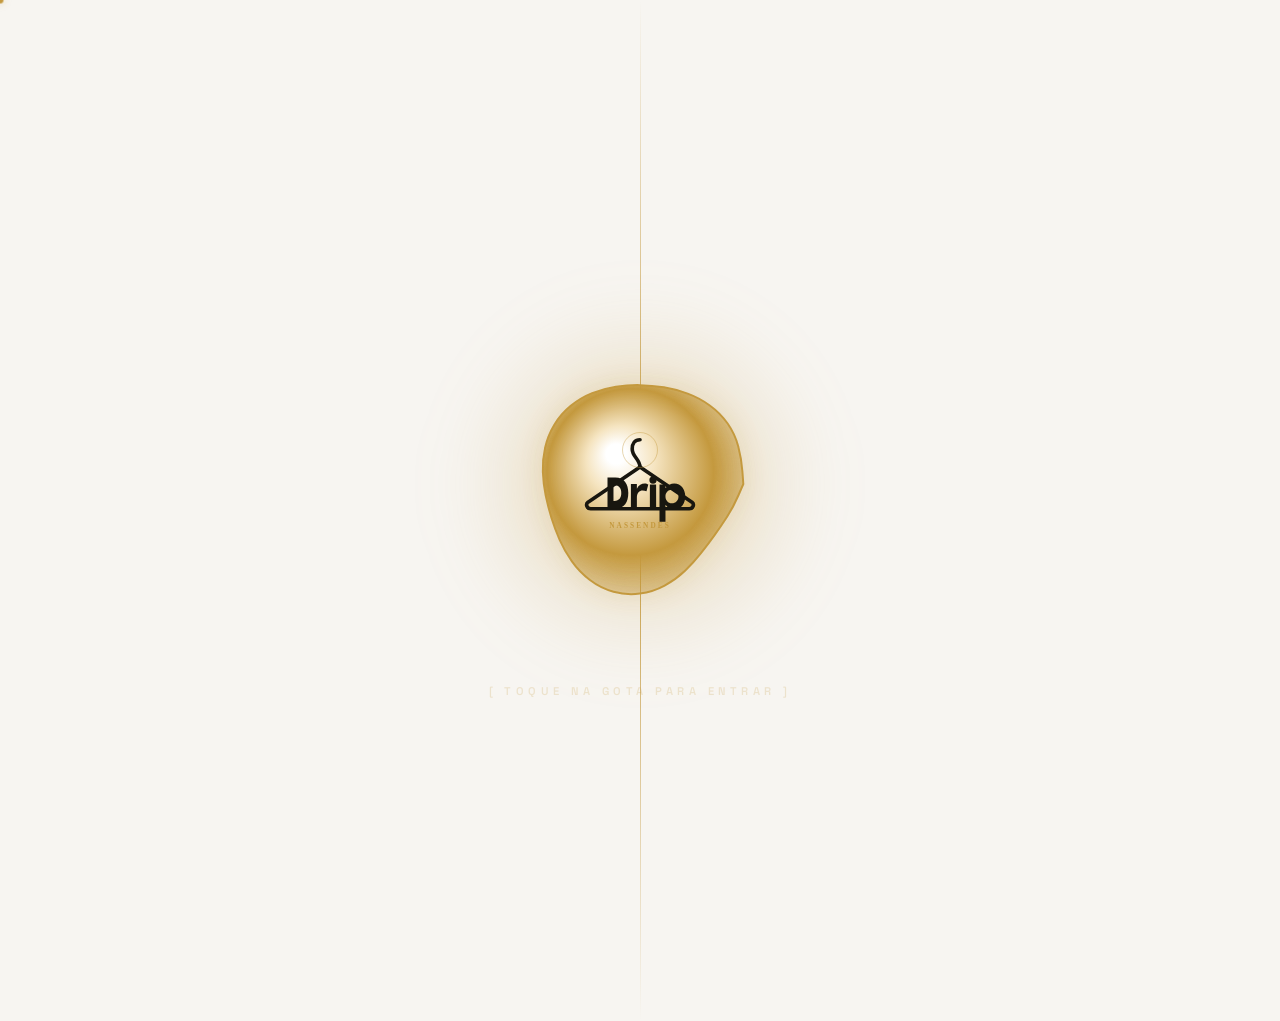
<file: index.html>
<!DOCTYPE html>
<html lang="pt">
<head>
  <meta charset="UTF-8" />
  <meta name="viewport" content="width=device-width, initial-scale=1.0" />
  <title>Drip Nassendes — Old Money & Luxury Fashion · Luanda</title>
  <meta name="description" content="Drip Nassendes — Alta costura e streetwear de luxo em Luanda, Angola. Peças inspiradas em Prada, Loro Piana, Lacoste e Polo Ralph Lauren. WhatsApp: 958 438 590." />
  <meta property="og:title" content="Drip Nassendes — Luxury Fashion Luanda" />
  <meta property="og:description" content="Catálogo de vídeos exclusivos. Peças de luxo com entrega em Angola." />
  <link rel="icon" type="image/svg+xml" href="assets/logo.svg" />
  <link rel="stylesheet" href="css/resn.css" />
</head>
<body>

  <!-- Cursor (desktop) -->
  <div class="resn-cursor-dot"></div>
  <div class="resn-cursor-ring"></div>

  <!-- Ambient -->
  <div class="resn-ambient-fx"></div>
  <div class="resn-grid-lines"></div>

  <!-- ========================================================
       SPLASH — GOTA LÍQUIDA DRIP
       ======================================================== -->
  <section id="resn-splash-stage" class="resn-splash-stage" aria-label="Clique para entrar">
    <div class="resn-fluid-canvas-container">
      <div class="resn-drip-halo"></div>
      <canvas id="liquid-drip-canvas"></canvas>
      <img src="assets/logo.svg" class="resn-drip-center-logo" alt="Logo Drip Nassendes" />
    </div>
    <div class="resn-splash-hint">[ TOQUE NA GOTA PARA ENTRAR ]</div>
  </section>

  <!-- ========================================================
       HEADER
       ======================================================== -->
  <header class="resn-header">
    <a href="index.html" class="resn-brand-wrap">
      <img src="assets/logo.svg" class="resn-logo-icon" alt="Logo Drip Nassendes" />
      <div class="resn-brand-text">
        <span class="resn-brand-name">Drip Nassendes</span>
        <span class="resn-brand-meta">Luanda, Angola // Old Money</span>
      </div>
    </a>

    <nav aria-label="Navegação principal">
      <ul class="resn-nav-list">
        <li><a href="index.html"    class="resn-nav-item active">01 Início</a></li>
        <li><a href="catalogo.html" class="resn-nav-item">02 Catálogo</a></li>
        <li><a href="tiktok.html"   class="resn-nav-item">03 Redes Sociais</a></li>
      </ul>
    </nav>

    <div class="resn-header-meta">
      <button id="sound-toggle-btn" class="resn-sound-btn" type="button" title="Ativar/Desativar Som">
        <div class="sound-wave-bars">
          <span class="sound-bar"></span>
          <span class="sound-bar"></span>
          <span class="sound-bar"></span>
        </div>
        <span>AUDIO [ ON ]</span>
      </button>

      <a href="https://wa.me/244958438590?text=Ol%C3%A1%20Drip%20Nassendes!%20Estou%20a%20ver%20o%20site%20e%20gostaria%20de%20consultar%20as%20pe%C3%A7as." target="_blank" rel="noopener" class="btn-resn-ghost" style="padding: 0.5rem 1.2rem; font-size: 0.72rem;">
        WhatsApp
      </a>
    </div>

    <!-- Mobile Hamburger -->
    <button class="resn-mobile-menu-btn" aria-label="Menu" type="button">
      <span></span><span></span><span></span>
    </button>
  </header>

  <!-- Mobile Nav Drawer -->
  <nav class="resn-mobile-nav" aria-label="Menu mobile">
    <a href="index.html">01 Início</a>
    <a href="catalogo.html">02 Catálogo</a>
    <a href="tiktok.html">03 Redes</a>
    <a href="https://wa.me/244958438590" target="_blank" rel="noopener" style="color: #c4993e;">WhatsApp ↗</a>
  </nav>

  <!-- ========================================================
       HERO PRINCIPAL
       ======================================================== -->
  <main class="resn-main-viewport">

    <div class="resn-hero-meta-row">
      <span>[ DRIP NASSENDES DIGITAL ]</span>
      <span>LUANDA, AO // TIMELESS LUXURY</span>
      <span>[ 42.2K COMMUNITY ]</span>
    </div>

    <h1 class="resn-hero-giant-title">
      <span class="title-line"><span class="title-inner">DRIP</span></span>
      <span class="title-line"><span class="title-inner"><em>Nassendes</em></span></span>
    </h1>

    <!-- Marquee animado -->
    <div class="resn-marquee-wrap" aria-hidden="true">
      <div class="resn-marquee-track">
        <span class="resn-marquee-item"><span class="resn-marquee-dot"></span> PRADA <span class="resn-marquee-dot"></span> LORO PIANA <span class="resn-marquee-dot"></span> LACOSTE <span class="resn-marquee-dot"></span> POLO RALPH LAUREN <span class="resn-marquee-dot"></span> OLD MONEY <span class="resn-marquee-dot"></span> LUANDA <span class="resn-marquee-dot"></span> ANGOLA <span class="resn-marquee-dot"></span> QUIET LUXURY <span class="resn-marquee-dot"></span> DRIP NASSENDES <span class="resn-marquee-dot"></span></span>
      </div>
    </div>

    <div class="resn-hero-sub-bar">
      <p class="resn-hero-statement reveal">
        Uma experiência imersiva de alta alfaiataria e streetwear contemporâneo. Curadoria refinada inspirada em <strong>Prada</strong>, <strong>Loro Piana</strong>, <strong>Lacoste</strong> e <strong>Ralph Lauren</strong>. A autoridade visual do <em>Old Money</em> reinventada para Angola e além.
      </p>

      <div class="resn-hero-actions reveal reveal-d2">
        <a href="catalogo.html" class="btn-resn-primary">
          <span>Ver Catálogo</span>
          <svg width="14" height="14" viewBox="0 0 24 24" fill="none" stroke="currentColor" stroke-width="2.5">
            <line x1="5" y1="12" x2="19" y2="12"></line>
            <polyline points="12 5 19 12 12 19"></polyline>
          </svg>
        </a>
        <a href="tiktok.html" class="btn-resn-ghost">
          <span>Redes Sociais</span>
        </a>
      </div>
    </div>

    <!-- Stats animados -->
    <div class="resn-stat-strip">
      <div class="resn-stat-item reveal reveal-d1">
        <span class="stat-number" data-count="42.2" data-suffix="K">42.2K</span>
        <span class="stat-label">Seguidores TikTok</span>
      </div>
      <div class="resn-stat-item reveal reveal-d2">
        <span class="stat-number" data-count="641" data-suffix="K">641K</span>
        <span class="stat-label">Curtidas</span>
      </div>
      <div class="resn-stat-item reveal reveal-d3">
        <span class="stat-number" data-count="4" data-prefix="">4</span>
        <span class="stat-label">Marcas no Catálogo</span>
      </div>
      <div class="resn-stat-item reveal reveal-d4">
        <span class="stat-number" data-count="24" data-suffix="h">24h</span>
        <span class="stat-label">Entrega Luanda</span>
      </div>
    </div>

  </main>

  <!-- Footer -->
  <footer class="resn-footer">
    <span class="resn-footer-copy">© 2026 DRIP NASSENDES · LUANDA, ANGOLA</span>
    <div class="resn-footer-links">
      <a href="index.html"    class="resn-footer-a">[ INÍCIO ]</a>
      <a href="catalogo.html" class="resn-footer-a">[ CATÁLOGO ]</a>
      <a href="tiktok.html"   class="resn-footer-a">[ REDES ]</a>
      <a href="https://wa.me/244958438590" target="_blank" rel="noopener" class="resn-footer-a">[ WHATSAPP ]</a>
    </div>
  </footer>

  <script src="js/resn-engine.js"></script>
</body>
</html>
</file>
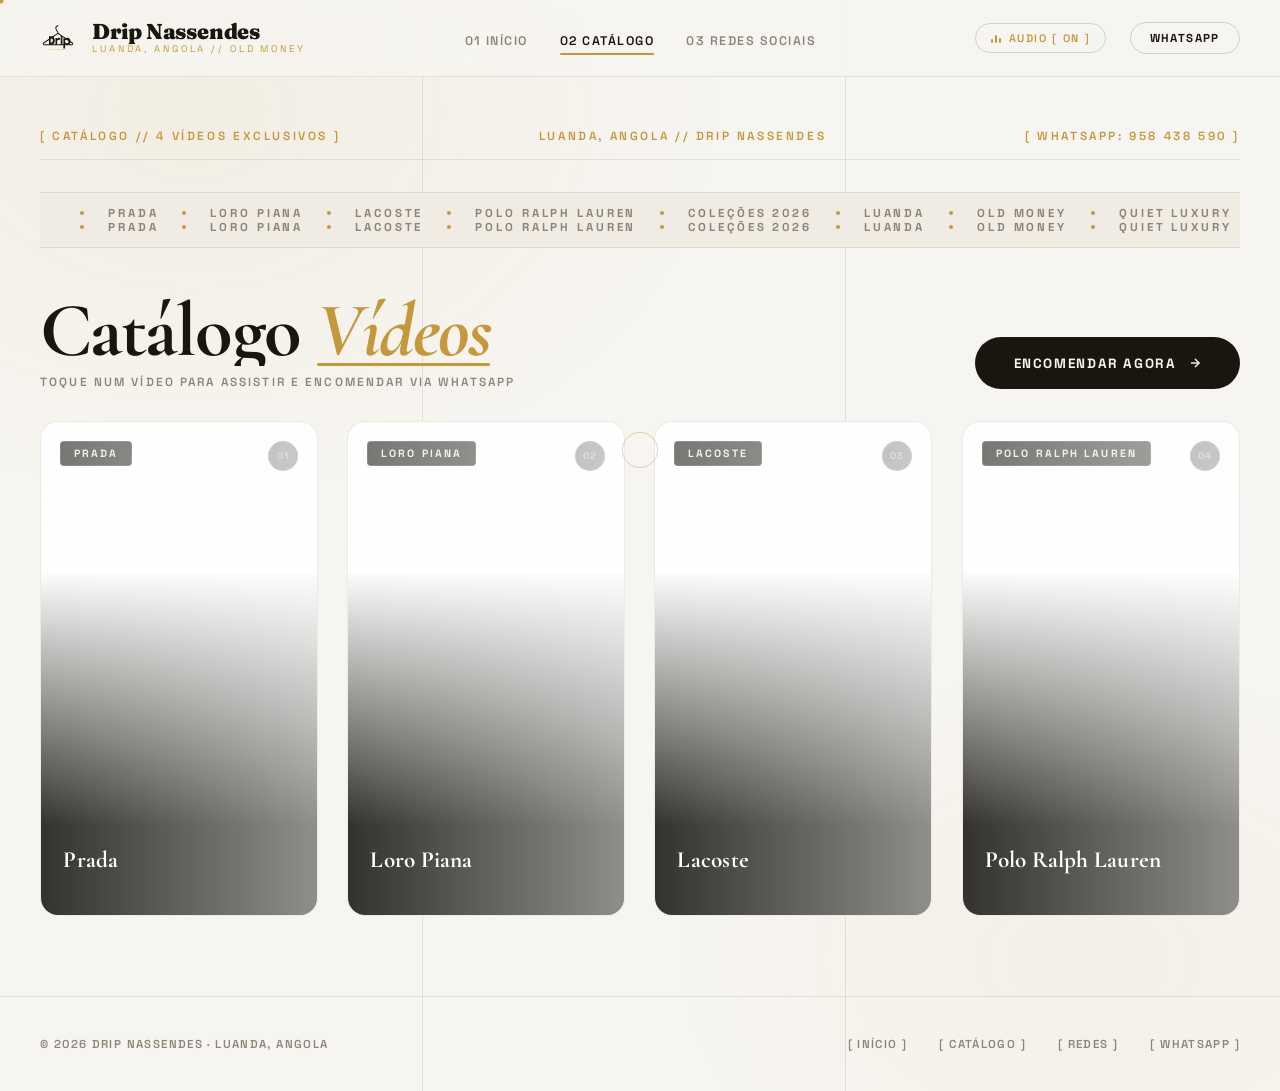
<file: catalogo.html>
<!DOCTYPE html>
<html lang="pt">
<head>
  <meta charset="UTF-8" />
  <meta name="viewport" content="width=device-width, initial-scale=1.0" />
  <title>Catálogo de Vídeos — Drip Nassendes · Luanda</title>
  <meta name="description" content="Catálogo oficial de vídeos da Drip Nassendes. Coleções Prada, Loro Piana, Lacoste e Polo Ralph Lauren disponíveis em Luanda. WhatsApp: 958 438 590." />
  <link rel="icon" type="image/svg+xml" href="assets/logo.svg" />
  <link rel="stylesheet" href="css/resn.css" />
</head>
<body>

  <!-- Cursor (desktop) -->
  <div class="resn-cursor-dot"></div>
  <div class="resn-cursor-ring"></div>

  <!-- Ambient -->
  <div class="resn-ambient-fx"></div>
  <div class="resn-grid-lines"></div>

  <!-- Header -->
  <header class="resn-header">
    <a href="index.html" class="resn-brand-wrap">
      <img src="assets/logo.svg" class="resn-logo-icon" alt="Logo Drip Nassendes" />
      <div class="resn-brand-text">
        <span class="resn-brand-name">Drip Nassendes</span>
        <span class="resn-brand-meta">Luanda, Angola // Old Money</span>
      </div>
    </a>

    <nav aria-label="Navegação principal">
      <ul class="resn-nav-list">
        <li><a href="index.html"    class="resn-nav-item">01 Início</a></li>
        <li><a href="catalogo.html" class="resn-nav-item active">02 Catálogo</a></li>
        <li><a href="tiktok.html"   class="resn-nav-item">03 Redes Sociais</a></li>
      </ul>
    </nav>

    <div class="resn-header-meta">
      <button id="sound-toggle-btn" class="resn-sound-btn" type="button" title="Ativar/Desativar Som">
        <div class="sound-wave-bars">
          <span class="sound-bar"></span>
          <span class="sound-bar"></span>
          <span class="sound-bar"></span>
        </div>
        <span>AUDIO [ ON ]</span>
      </button>

      <a href="https://wa.me/244958438590?text=Ol%C3%A1%20Drip%20Nassendes!%20Estou%20a%20ver%20o%20cat%C3%A1logo%20e%20gostaria%20de%20consultar%20uma%20pe%C3%A7a." target="_blank" rel="noopener" class="btn-resn-ghost" style="padding: 0.5rem 1.2rem; font-size: 0.72rem;">
        WhatsApp
      </a>
    </div>

    <button class="resn-mobile-menu-btn" aria-label="Menu" type="button">
      <span></span><span></span><span></span>
    </button>
  </header>

  <!-- Mobile Nav -->
  <nav class="resn-mobile-nav" aria-label="Menu mobile">
    <a href="index.html">01 Início</a>
    <a href="catalogo.html">02 Catálogo</a>
    <a href="tiktok.html">03 Redes</a>
    <a href="https://wa.me/244958438590" target="_blank" rel="noopener" style="color: #c4993e;">WhatsApp ↗</a>
  </nav>

  <!-- ========================================================
       CATÁLOGO
       ======================================================== -->
  <main class="resn-main-viewport">

    <div class="resn-hero-meta-row reveal">
      <span>[ CATÁLOGO // 4 VÍDEOS EXCLUSIVOS ]</span>
      <span>LUANDA, ANGOLA // DRIP NASSENDES</span>
      <span>[ WHATSAPP: 958 438 590 ]</span>
    </div>

    <!-- Marquee -->
    <div class="resn-marquee-wrap" aria-hidden="true">
      <div class="resn-marquee-track">
        <span class="resn-marquee-item"><span class="resn-marquee-dot"></span> PRADA <span class="resn-marquee-dot"></span> LORO PIANA <span class="resn-marquee-dot"></span> LACOSTE <span class="resn-marquee-dot"></span> POLO RALPH LAUREN <span class="resn-marquee-dot"></span> COLEÇÕES 2026 <span class="resn-marquee-dot"></span> LUANDA <span class="resn-marquee-dot"></span> OLD MONEY <span class="resn-marquee-dot"></span> QUIET LUXURY <span class="resn-marquee-dot"></span></span>
      </div>
    </div>

    <!-- Header da secção -->
    <div class="catalog-section-header">
      <div>
        <h1 class="resn-hero-giant-title reveal" style="font-size: clamp(2.8rem, 6vw, 5.5rem); margin-bottom: 0.5rem;">
          Catálogo <em>Vídeos</em>
        </h1>
        <p class="catalog-section-sub reveal reveal-d2">
          Toque num vídeo para assistir e encomendar via WhatsApp
        </p>
      </div>

      <a href="https://wa.me/244958438590?text=Ol%C3%A1%20Drip%20Nassendes!" target="_blank" rel="noopener" class="btn-resn-primary reveal reveal-d3" style="align-self: flex-end;">
        <span>Encomendar Agora</span>
        <svg width="14" height="14" viewBox="0 0 24 24" fill="none" stroke="currentColor" stroke-width="2.5">
          <line x1="5" y1="12" x2="19" y2="12"></line>
          <polyline points="12 5 19 12 12 19"></polyline>
        </svg>
      </a>
    </div>

    <!-- Grid dos Vídeos — preenchida pelo JS -->
    <div class="resn-video-catalog-grid" id="resn-video-catalog-grid"></div>

  </main>

  <!-- Modal do Vídeo -->
  <div id="resn-video-modal" class="resn-video-modal" role="dialog" aria-modal="true" aria-label="Vídeo Drip Nassendes">
    <div class="resn-modal-container">
      <button id="resn-modal-close" class="resn-modal-close" type="button" aria-label="Fechar">×</button>

      <!-- JS injeta <video> aqui -->
      <div class="modal-media-pane" id="modal-media-pane"></div>

      <div class="modal-info-pane">
        <div class="modal-whatsapp-banner">
          <span class="modal-banner-icon">🛎️</span>
          <div>
            <div class="modal-banner-title">Interessado nesta peça?</div>
            <p class="modal-banner-text">
              Contacta a <strong>Drip Nassendes</strong> pelo WhatsApp <strong>958 438 590</strong> para encomendar, consultar tamanhos e preços!
            </p>
          </div>
        </div>

        <span id="modal-video-brand" class="modal-video-brand"></span>
        <h2 id="modal-video-title" class="modal-video-title"></h2>
        <p  id="modal-video-desc"  class="modal-video-desc"></p>

        <a id="modal-whatsapp-lead-btn" href="#" target="_blank" rel="noopener" class="btn-whatsapp-order-big">
          <svg width="20" height="20" viewBox="0 0 24 24" fill="currentColor">
            <path d="M12.031 6.172c-3.181 0-5.767 2.586-5.768 5.766-.001 1.298.38 2.27 1.019 3.287l-.711 2.598 2.669-.699c.969.54 1.777.818 2.791.818 3.18 0 5.767-2.587 5.767-5.766.001-3.182-2.585-5.767-5.767-5.767zm0 13.064c-.957 0-1.897-.253-2.718-.731l-3.033.795.809-2.956c-.524-.868-.801-1.868-.801-2.91 0-4.004 3.259-7.263 7.265-7.263 4.008 0 7.266 3.259 7.266 7.264 0 4.005-3.258 7.265-7.265 7.265z"/>
          </svg>
          <span>Encomendar via WhatsApp (958 438 590)</span>
        </a>
      </div>
    </div>
  </div>

  <!-- Footer -->
  <footer class="resn-footer">
    <span class="resn-footer-copy">© 2026 DRIP NASSENDES · LUANDA, ANGOLA</span>
    <div class="resn-footer-links">
      <a href="index.html"    class="resn-footer-a">[ INÍCIO ]</a>
      <a href="catalogo.html" class="resn-footer-a">[ CATÁLOGO ]</a>
      <a href="tiktok.html"   class="resn-footer-a">[ REDES ]</a>
      <a href="https://wa.me/244958438590" target="_blank" rel="noopener" class="resn-footer-a">[ WHATSAPP ]</a>
    </div>
  </footer>

  <script src="js/resn-engine.js"></script>
</body>
</html>
</file>
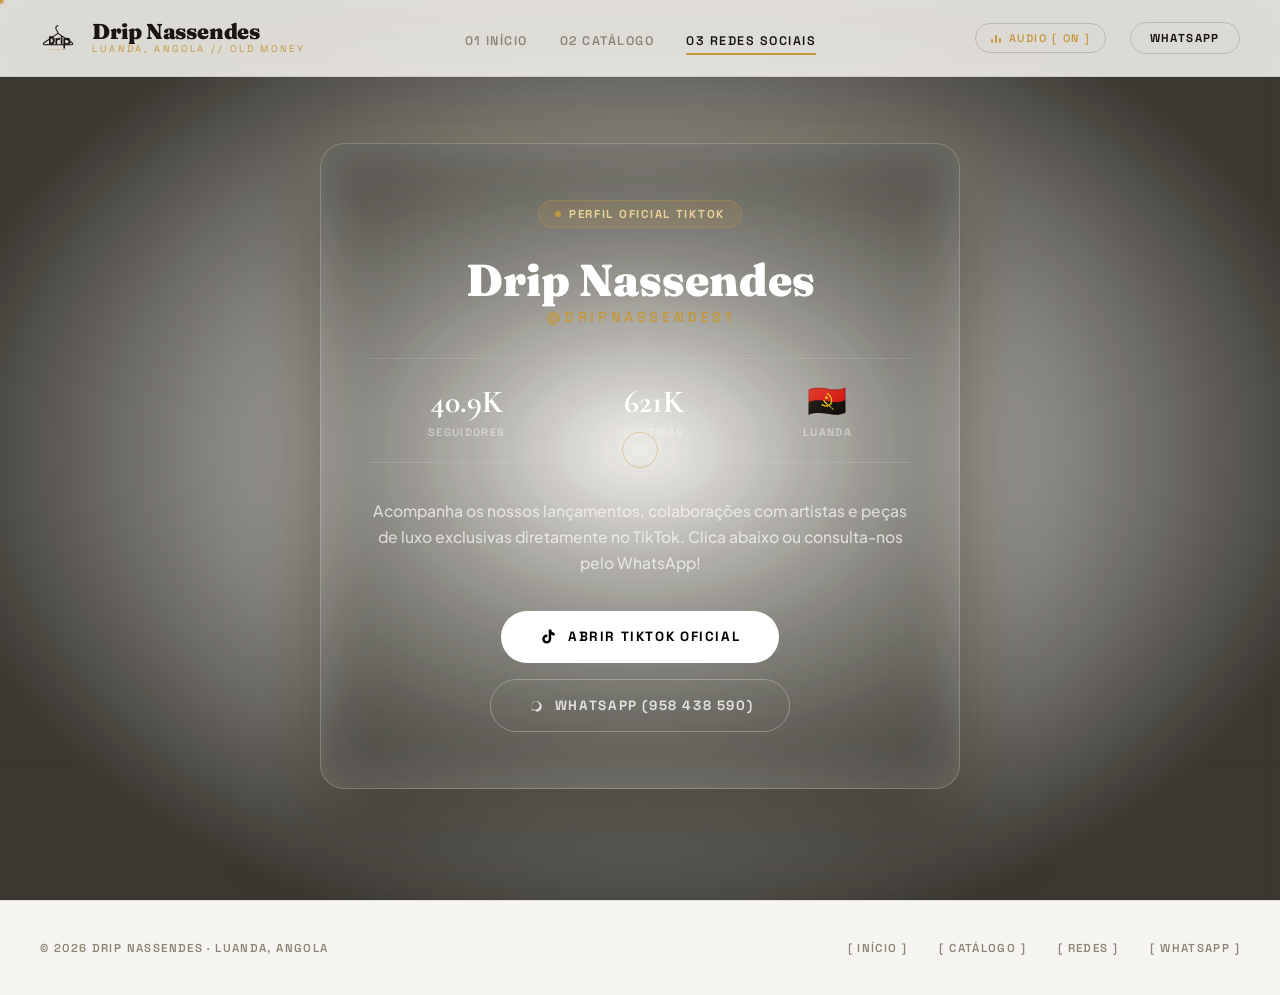
<file: tiktok.html>
<!DOCTYPE html>
<html lang="pt">
<head>
  <meta charset="UTF-8" />
  <meta name="viewport" content="width=device-width, initial-scale=1.0" />
  <title>Redes Sociais — Drip Nassendes · TikTok @dripnassendes1</title>
  <meta name="description" content="Acompanha a Drip Nassendes no TikTok @dripnassendes1. 42.2K seguidores, 641K curtidas. Alta moda em Luanda, Angola. WhatsApp: 958 438 590." />
  <link rel="icon" type="image/svg+xml" href="assets/logo.svg" />
  <link rel="stylesheet" href="css/resn.css" />
</head>
<body>

  <!-- Cursor -->
  <div class="resn-cursor-dot"></div>
  <div class="resn-cursor-ring"></div>

  <!-- Header -->
  <header class="resn-header">
    <a href="index.html" class="resn-brand-wrap">
      <img src="assets/logo.svg" class="resn-logo-icon" alt="Logo Drip Nassendes" />
      <div class="resn-brand-text">
        <span class="resn-brand-name">Drip Nassendes</span>
        <span class="resn-brand-meta">Luanda, Angola // Old Money</span>
      </div>
    </a>

    <nav aria-label="Navegação principal">
      <ul class="resn-nav-list">
        <li><a href="index.html"    class="resn-nav-item">01 Início</a></li>
        <li><a href="catalogo.html" class="resn-nav-item">02 Catálogo</a></li>
        <li><a href="tiktok.html"   class="resn-nav-item active">03 Redes Sociais</a></li>
      </ul>
    </nav>

    <div class="resn-header-meta">
      <button id="sound-toggle-btn" class="resn-sound-btn" type="button">
        <div class="sound-wave-bars">
          <span class="sound-bar"></span>
          <span class="sound-bar"></span>
          <span class="sound-bar"></span>
        </div>
        <span>AUDIO [ ON ]</span>
      </button>

      <a href="https://wa.me/244958438590?text=Ol%C3%A1%20Drip%20Nassendes!%20Vim%20pelo%20TikTok." target="_blank" rel="noopener" class="btn-resn-ghost" style="padding: 0.5rem 1.2rem; font-size: 0.72rem;">
        WhatsApp
      </a>
    </div>

    <button class="resn-mobile-menu-btn" aria-label="Menu" type="button">
      <span></span><span></span><span></span>
    </button>
  </header>

  <!-- Mobile Nav -->
  <nav class="resn-mobile-nav" aria-label="Menu mobile">
    <a href="index.html">01 Início</a>
    <a href="catalogo.html">02 Catálogo</a>
    <a href="tiktok.html">03 Redes</a>
    <a href="https://wa.me/244958438590" target="_blank" rel="noopener" style="color: #c4993e;">WhatsApp ↗</a>
  </nav>

  <!-- ========================================================
       REDES SOCIAIS — TIKTOK com vídeo de fundo
       ======================================================== -->
  <main class="tiktok-page-main">

    <!-- Vídeo de fundo (loop) -->
    <video
      class="tiktok-bg-video"
      src="assets/videos/prada.mp4"
      autoplay muted loop playsinline
      aria-hidden="true"
    ></video>

    <div class="tiktok-bg-overlay"></div>

    <!-- Card Central -->
    <div class="tiktok-card">

      <!-- Badge -->
      <div class="tiktok-badge">
        <span class="live-dot-pulse"></span>
        <span>PERFIL OFICIAL TIKTOK</span>
      </div>

      <h1>Drip Nassendes</h1>
      <span class="tiktok-handle">@dripnassendes1</span>

      <!-- Stats animados -->
      <div class="tiktok-stats">
        <div class="tiktok-stat">
          <span class="tiktok-stat-num" data-count="42.2" data-suffix="K">42.2K</span>
          <span class="tiktok-stat-lbl">Seguidores</span>
        </div>
        <div class="tiktok-stat">
          <span class="tiktok-stat-num" data-count="641" data-suffix="K">641K</span>
          <span class="tiktok-stat-lbl">Curtidas</span>
        </div>
        <div class="tiktok-stat">
          <span class="tiktok-stat-num">🇦🇴</span>
          <span class="tiktok-stat-lbl">Luanda</span>
        </div>
      </div>

      <p class="tiktok-description">
        Acompanha os nossos lançamentos, colaborações com artistas e peças de luxo exclusivas diretamente no TikTok. Clica abaixo ou consulta-nos pelo WhatsApp!
      </p>

      <div class="tiktok-actions">
        <a href="https://www.tiktok.com/@dripnassendes1" target="_blank" rel="noopener" class="btn-resn-primary" style="background:#ffffff;color:#000;">
          <svg width="17" height="17" viewBox="0 0 24 24" fill="currentColor">
            <path d="M19.589 6.686a4.793 4.793 0 0 1-3.77-4.245V2h-3.445v13.672a2.896 2.896 0 0 1-2.892 2.892 2.896 2.896 0 0 1-2.892-2.892 2.896 2.896 0 0 1 2.892-2.892c.316 0 .62.052.905.148V9.397a6.32 6.32 0 0 0-.905-.065A6.338 6.338 0 0 0 3.144 15.67a6.338 6.338 0 0 0 6.338 6.338 6.338 6.338 0 0 0 6.338-6.338V9.083a8.17 8.17 0 0 0 4.969 1.674V7.312a4.78 4.78 0 0 1-1.2-.626z"/>
          </svg>
          <span>Abrir TikTok Oficial</span>
        </a>

        <a href="https://wa.me/244958438590?text=Ol%C3%A1%20Drip%20Nassendes!%20Vim%20pelas%20redes%20sociais%20e%20gostaria%20de%20consultar%20as%20pe%C3%A7as." target="_blank" rel="noopener" class="btn-resn-ghost" style="border-color: rgba(247,245,241,0.3); color: rgba(247,245,241,0.85);">
          <svg width="17" height="17" viewBox="0 0 24 24" fill="currentColor">
            <path d="M12.031 6.172c-3.181 0-5.767 2.586-5.768 5.766-.001 1.298.38 2.27 1.019 3.287l-.711 2.598 2.669-.699c.969.54 1.777.818 2.791.818 3.18 0 5.767-2.587 5.767-5.766.001-3.182-2.585-5.767-5.767-5.767zm0 13.064c-.957 0-1.897-.253-2.718-.731l-3.033.795.809-2.956c-.524-.868-.801-1.868-.801-2.91 0-4.004 3.259-7.263 7.265-7.263 4.008 0 7.266 3.259 7.266 7.264 0 4.005-3.258 7.265-7.265 7.265z"/>
          </svg>
          <span>WhatsApp (958 438 590)</span>
        </a>
      </div>

    </div>
  </main>

  <!-- Footer -->
  <footer class="resn-footer">
    <span class="resn-footer-copy">© 2026 DRIP NASSENDES · LUANDA, ANGOLA</span>
    <div class="resn-footer-links">
      <a href="index.html"    class="resn-footer-a">[ INÍCIO ]</a>
      <a href="catalogo.html" class="resn-footer-a">[ CATÁLOGO ]</a>
      <a href="tiktok.html"   class="resn-footer-a">[ REDES ]</a>
      <a href="https://wa.me/244958438590" target="_blank" rel="noopener" class="resn-footer-a">[ WHATSAPP ]</a>
    </div>
  </footer>

  <script src="js/resn-engine.js"></script>
</body>
</html>
</file>
<file: css/resn.css>
/* ==========================================================================
   DRIP NASSENDES × RESN — ANIMATED LUXURY EDITION
   Paleta: Branco · Bege · Cinza Claro · Dourado
   Tipografia bold, animações ricas, transições de página, mobile-first
   ========================================================================== */

@import url('https://fonts.googleapis.com/css2?family=Cormorant+Garamond:ital,wght@0,400;0,500;0,600;0,700;1,400;1,600;1,700&family=Fraunces:ital,opsz,wght@0,9..144,700..900;1,9..144,700..900&family=Space+Grotesk:wght@400;500;600;700&family=Plus+Jakarta+Sans:wght@400;500;600;700;800&display=swap');

/* ==========================================================================
   TOKENS DE DESIGN
   ========================================================================== */
:root {
  --bg-primary:   #f7f5f1;
  --bg-secondary: #f0ece4;
  --bg-card:      #ffffff;
  --bg-surface:   #eae6de;
  --bg-dark:      #18160f;

  --ink-primary:   #18160f;
  --ink-secondary: #3e3a32;
  --ink-muted:     #8c8578;
  --ink-faint:     #c0b9ae;

  --gold:       #c4993e;
  --gold-light: #e8d099;
  --gold-pale:  rgba(196, 153, 62, 0.12);
  --gold-glow:  rgba(196, 153, 62, 0.35);

  --border:        rgba(24, 22, 15, 0.09);
  --border-mid:    rgba(24, 22, 15, 0.16);
  --border-strong: rgba(24, 22, 15, 0.28);
  --border-gold:   rgba(196, 153, 62, 0.3);

  --font-display: 'Cormorant Garamond', serif;
  --font-drip:    'Fraunces', serif;
  --font-mono:    'Space Grotesk', sans-serif;
  --font-sans:    'Plus Jakarta Sans', sans-serif;

  --ease-luxury: cubic-bezier(0.16, 1, 0.3, 1);
  --ease-bounce: cubic-bezier(0.34, 1.56, 0.64, 1);
  --ease-sharp:  cubic-bezier(0.4, 0, 0.2, 1);

  --transition-page: 600ms;
  --radius-card: 18px;
}

/* ==========================================================================
   RESET & BASE
   ========================================================================== */
*, *::before, *::after { margin: 0; padding: 0; box-sizing: border-box; }

html {
  scroll-behavior: smooth;
  -webkit-text-size-adjust: 100%;
}

body {
  background: var(--bg-primary);
  color: var(--ink-primary);
  font-family: var(--font-sans);
  overflow-x: hidden;
  -webkit-font-smoothing: antialiased;
  -moz-osx-font-smoothing: grayscale;
}

/* ==========================================================================
   OVERLAY DE TRANSIÇÃO ENTRE PÁGINAS
   ========================================================================== */
#page-transition-overlay {
  position: fixed;
  inset: 0;
  z-index: 99990;
  pointer-events: none;
  display: flex;
  flex-direction: column;
}

.pt-panel {
  flex: 1;
  background: var(--ink-primary);
  transform: scaleY(0);
  transform-origin: bottom;
  transition: transform var(--transition-page) var(--ease-luxury);
}

.pt-panel:nth-child(1) { transition-delay: 0ms; }
.pt-panel:nth-child(2) { transition-delay: 60ms; }
.pt-panel:nth-child(3) { transition-delay: 120ms; }

#page-transition-overlay.entering .pt-panel {
  transform: scaleY(1);
  transform-origin: bottom;
}

#page-transition-overlay.exiting .pt-panel {
  transform: scaleY(0);
  transform-origin: top;
  transition: transform var(--transition-page) var(--ease-luxury);
}

/* Logo centralizada durante a transição */
#pt-logo {
  position: fixed;
  top: 50%;
  left: 50%;
  transform: translate(-50%, -50%) scale(0.6);
  z-index: 99991;
  width: 80px;
  height: 80px;
  opacity: 0;
  pointer-events: none;
  transition: opacity 200ms ease, transform 400ms var(--ease-bounce);
}

body.pt-active #pt-logo {
  opacity: 1;
  transform: translate(-50%, -50%) scale(1);
}

/* ==========================================================================
   CURSOR (Desktop only)
   ========================================================================== */
@media (pointer: fine) {
  .resn-cursor-dot {
    position: fixed; top: 0; left: 0;
    width: 7px; height: 7px;
    background: var(--gold);
    border-radius: 50%;
    pointer-events: none;
    z-index: 99999;
    transform: translate(-50%, -50%);
    transition: width 0.2s ease, height 0.2s ease;
    box-shadow: 0 0 8px var(--gold-glow);
    will-change: transform;
  }

  .resn-cursor-ring {
    position: fixed; top: 0; left: 0;
    width: 36px; height: 36px;
    border: 1.5px solid rgba(196, 153, 62, 0.4);
    border-radius: 50%;
    pointer-events: none;
    z-index: 99998;
    transform: translate(-50%, -50%);
    transition: width 0.3s var(--ease-luxury), height 0.3s var(--ease-luxury), border-color 0.3s ease;
    will-change: transform;
  }
}

/* Oculto em touch */
@media (pointer: coarse) {
  .resn-cursor-dot, .resn-cursor-ring { display: none; }
}

/* ==========================================================================
   AMBIENT FX
   ========================================================================== */
.resn-ambient-fx {
  position: fixed; inset: 0;
  background:
    radial-gradient(ellipse 70% 60% at 15% 10%, rgba(196, 153, 62, 0.07) 0%, transparent 60%),
    radial-gradient(ellipse 60% 50% at 85% 88%, rgba(196, 153, 62, 0.05) 0%, transparent 55%);
  pointer-events: none; z-index: 0;
  animation: ambientShift 12s ease-in-out infinite alternate;
}

@keyframes ambientShift {
  0%   { opacity: 0.7; transform: scale(1); }
  100% { opacity: 1;   transform: scale(1.05); }
}

/* Linhas decorativas animadas de fundo */
.resn-grid-lines {
  position: fixed; inset: 0; z-index: 0; pointer-events: none; overflow: hidden;
}

.resn-grid-lines::before,
.resn-grid-lines::after {
  content: '';
  position: absolute;
  background: linear-gradient(90deg, transparent 0%, var(--border) 50%, transparent 100%);
  animation: gridSweep 8s ease-in-out infinite;
}

.resn-grid-lines::before {
  width: 1px; height: 100%; left: 33%;
  animation-delay: 0s;
}

.resn-grid-lines::after {
  width: 1px; height: 100%; left: 66%;
  animation-delay: 2s;
}

@keyframes gridSweep {
  0%, 100% { opacity: 0; transform: translateY(-10px); }
  50%       { opacity: 1; transform: translateY(0); }
}

/* ==========================================================================
   HEADER
   ========================================================================== */
.resn-header {
  position: fixed; top: 0; left: 0; width: 100%;
  padding: 1.25rem 2.5rem;
  display: flex;
  justify-content: space-between;
  align-items: center;
  z-index: 990;
  background: rgba(247, 245, 241, 0.88);
  backdrop-filter: blur(20px);
  -webkit-backdrop-filter: blur(20px);
  border-bottom: 1px solid var(--border);
  transition: padding 0.4s var(--ease-luxury), background 0.4s ease, box-shadow 0.4s ease;
  animation: headerSlideDown 0.7s var(--ease-luxury) both;
  animation-delay: 0.1s;
}

.resn-header.scrolled {
  padding: 0.9rem 2.5rem;
  background: rgba(247, 245, 241, 0.97);
  box-shadow: 0 4px 30px rgba(24, 22, 15, 0.08);
}

@keyframes headerSlideDown {
  from { transform: translateY(-100%); opacity: 0; }
  to   { transform: translateY(0);     opacity: 1; }
}

.resn-brand-wrap {
  display: flex; align-items: center; gap: 1rem;
  text-decoration: none; color: var(--ink-primary);
}

.resn-logo-icon {
  width: 36px; height: 36px;
  transition: transform 0.6s var(--ease-luxury);
}

.resn-brand-wrap:hover .resn-logo-icon {
  transform: rotate(180deg) scale(1.1);
}

.resn-brand-text { display: flex; flex-direction: column; }

.resn-brand-name {
  font-family: var(--font-drip);
  font-size: 1.35rem; font-weight: 900;
  line-height: 1; letter-spacing: -0.01em;
  color: var(--ink-primary);
}

.resn-brand-meta {
  font-family: var(--font-mono);
  font-size: 0.6rem; letter-spacing: 0.3em;
  text-transform: uppercase; color: var(--gold);
}

/* Nav */
.resn-nav-list {
  display: flex; align-items: center; gap: 2rem; list-style: none;
}

.resn-nav-item {
  font-family: var(--font-mono); font-size: 0.78rem; font-weight: 600;
  letter-spacing: 0.12em; text-transform: uppercase;
  color: var(--ink-muted); text-decoration: none;
  position: relative; padding: 0.3rem 0;
  transition: color 0.25s ease;
}

.resn-nav-item::after {
  content: '';
  position: absolute; bottom: -2px; left: 0;
  width: 0; height: 2px;
  background: var(--gold);
  transition: width 0.35s var(--ease-luxury);
  border-radius: 2px;
}

.resn-nav-item:hover,
.resn-nav-item.active {
  color: var(--ink-primary);
}

.resn-nav-item:hover::after,
.resn-nav-item.active::after {
  width: 100%;
}

/* Mobile hamburger */
.resn-mobile-menu-btn {
  display: none;
  flex-direction: column; gap: 5px;
  background: none; border: none;
  cursor: pointer; padding: 0.5rem;
}

.resn-mobile-menu-btn span {
  display: block; width: 24px; height: 2px;
  background: var(--ink-primary);
  border-radius: 2px;
  transition: all 0.35s var(--ease-luxury);
}

.resn-mobile-menu-btn.open span:nth-child(1) {
  transform: translateY(7px) rotate(45deg);
}
.resn-mobile-menu-btn.open span:nth-child(2) {
  opacity: 0; transform: scaleX(0);
}
.resn-mobile-menu-btn.open span:nth-child(3) {
  transform: translateY(-7px) rotate(-45deg);
}

/* Mobile nav drawer */
.resn-mobile-nav {
  display: none;
  position: fixed;
  top: 0; left: 0; width: 100%; height: 100%;
  background: var(--bg-primary);
  z-index: 989;
  flex-direction: column;
  justify-content: center; align-items: center;
  gap: 2.5rem;
  opacity: 0;
  transform: translateX(100%);
  transition: transform 0.5s var(--ease-luxury), opacity 0.5s ease;
}

.resn-mobile-nav.open {
  opacity: 1; transform: translateX(0);
}

.resn-mobile-nav a {
  font-family: var(--font-display); font-size: 2.5rem; font-weight: 700;
  color: var(--ink-primary); text-decoration: none;
  transition: color 0.2s ease, transform 0.3s var(--ease-bounce);
  display: block; text-align: center;
}

.resn-mobile-nav a:hover {
  color: var(--gold); transform: scale(1.05);
}

/* Header meta */
.resn-header-meta {
  display: flex; align-items: center; gap: 1.5rem;
}

.resn-sound-btn {
  background: transparent;
  border: 1px solid var(--border-mid); color: var(--gold);
  font-family: var(--font-mono); font-size: 0.68rem; font-weight: 600;
  letter-spacing: 0.15em; padding: 0.42rem 0.9rem;
  border-radius: 20px; cursor: pointer;
  display: flex; align-items: center; gap: 0.5rem;
  transition: all 0.25s ease;
}

.resn-sound-btn:hover {
  border-color: var(--gold); background: var(--gold-pale);
  transform: translateY(-1px);
}

.sound-wave-bars { display: flex; align-items: flex-end; gap: 2px; height: 10px; }

.sound-bar {
  width: 2px; background: var(--gold); height: 4px;
  border-radius: 1px;
  animation: soundBounce 0.9s ease-in-out infinite alternate;
}

.sound-bar:nth-child(2) { animation-delay: 0.18s; height: 8px; }
.sound-bar:nth-child(3) { animation-delay: 0.36s; height: 5px; }

@keyframes soundBounce {
  0%   { height: 2px; }
  100% { height: 10px; }
}

/* ==========================================================================
   SCROLL REVEAL — classe base e classe activa
   ========================================================================== */
.reveal {
  opacity: 0;
  transform: translateY(36px);
  transition: opacity 0.8s var(--ease-luxury), transform 0.8s var(--ease-luxury);
}

.reveal.in {
  opacity: 1; transform: translateY(0);
}

.reveal-left {
  opacity: 0; transform: translateX(-40px);
  transition: opacity 0.8s var(--ease-luxury), transform 0.8s var(--ease-luxury);
}

.reveal-left.in { opacity: 1; transform: translateX(0); }

.reveal-right {
  opacity: 0; transform: translateX(40px);
  transition: opacity 0.8s var(--ease-luxury), transform 0.8s var(--ease-luxury);
}

.reveal-right.in { opacity: 1; transform: translateX(0); }

.reveal-scale {
  opacity: 0; transform: scale(0.9);
  transition: opacity 0.8s var(--ease-luxury), transform 0.8s var(--ease-luxury);
}

.reveal-scale.in { opacity: 1; transform: scale(1); }

/* Atraso escalonado */
.reveal-d1 { transition-delay: 0.1s; }
.reveal-d2 { transition-delay: 0.2s; }
.reveal-d3 { transition-delay: 0.3s; }
.reveal-d4 { transition-delay: 0.4s; }
.reveal-d5 { transition-delay: 0.5s; }

/* ==========================================================================
   SPLASH SCREEN — GOTA LÍQUIDA
   ========================================================================== */
.resn-splash-stage {
  position: fixed; inset: 0; z-index: 9999;
  display: flex; flex-direction: column;
  justify-content: center; align-items: center;
  background: var(--bg-primary);
  transition: opacity 1s var(--ease-luxury), transform 1s var(--ease-luxury), visibility 1s;
  cursor: pointer;
  overflow: hidden;
}

/* Linha animada decorativa no splash */
.resn-splash-stage::before {
  content: '';
  position: absolute;
  width: 1px; height: 0;
  background: linear-gradient(180deg, transparent, var(--gold), transparent);
  left: 50%; top: 0;
  animation: splashLine 2s var(--ease-luxury) 0.5s forwards;
}

@keyframes splashLine {
  to { height: 100%; }
}

.resn-splash-stage.dissolved {
  opacity: 0; transform: scale(1.08);
  visibility: hidden; pointer-events: none;
}

.resn-fluid-canvas-container {
  position: relative; width: 320px; height: 320px;
  display: flex; justify-content: center; align-items: center;
}

#liquid-drip-canvas {
  position: absolute; inset: 0; width: 100%; height: 100%; z-index: 2;
}

.resn-drip-center-logo {
  position: relative; z-index: 3;
  width: 130px; height: 130px;
  pointer-events: none;
  animation: logoFloat 3s ease-in-out infinite alternate;
}

.resn-drip-halo {
  position: absolute; inset: -30px; border-radius: 50%;
  background: radial-gradient(circle, rgba(196, 153, 62, 0.55) 0%, rgba(196, 153, 62, 0.12) 45%, transparent 70%);
  filter: blur(30px); z-index: 1;
  animation: haloBreath 2.8s infinite alternate ease-in-out;
}

.resn-splash-hint {
  margin-top: 2.5rem;
  font-family: var(--font-mono); font-size: 0.7rem; font-weight: 600;
  letter-spacing: 0.4em; text-transform: uppercase; color: var(--gold);
  animation: pulseHint 2s infinite ease-in-out;
  opacity: 0;
  animation-delay: 1.2s;
  animation-fill-mode: forwards;
}

@keyframes logoFloat {
  0%   { transform: translateY(-5px) scale(0.97); }
  100% { transform: translateY(5px)  scale(1.03); }
}

@keyframes haloBreath {
  0%   { transform: scale(0.75); opacity: 0.3; }
  100% { transform: scale(1.3);  opacity: 1;   }
}

@keyframes pulseHint {
  0%, 100% { opacity: 0.2; }
  50%       { opacity: 0.9; }
}

/* ==========================================================================
   HERO PRINCIPAL
   ========================================================================== */
.resn-main-viewport {
  position: relative; min-height: 100vh;
  padding: 8rem 2.5rem 5rem;
  max-width: 1440px; margin: 0 auto; z-index: 10;
}

/* Meta row animada */
.resn-hero-meta-row {
  display: flex; justify-content: space-between; align-items: center;
  font-family: var(--font-mono); font-size: 0.74rem; font-weight: 600;
  letter-spacing: 0.22em; color: var(--gold);
  margin-bottom: 2rem; padding-bottom: 1rem;
  border-bottom: 1px solid var(--border);
  overflow: hidden;
}

.resn-hero-meta-row span {
  display: inline-block;
  animation: metaFadeUp 0.7s var(--ease-luxury) both;
}

.resn-hero-meta-row span:nth-child(1) { animation-delay: 0.3s; }
.resn-hero-meta-row span:nth-child(2) { animation-delay: 0.45s; }
.resn-hero-meta-row span:nth-child(3) { animation-delay: 0.6s; }

@keyframes metaFadeUp {
  from { opacity: 0; transform: translateY(12px); }
  to   { opacity: 1; transform: translateY(0); }
}

/* Título gigante com reveal por caractere */
.resn-hero-giant-title {
  font-family: var(--font-display);
  font-size: clamp(3.8rem, 9.5vw, 9rem);
  font-weight: 700;
  line-height: 0.92; letter-spacing: -0.02em;
  color: var(--ink-primary); margin-bottom: 1.8rem;
  overflow: hidden;
}

.resn-hero-giant-title .title-line {
  display: block; overflow: hidden;
}

.resn-hero-giant-title .title-inner {
  display: block;
  animation: titleReveal 1s var(--ease-luxury) both;
}

.resn-hero-giant-title .title-inner:nth-child(1) { animation-delay: 0.2s; }
.resn-hero-giant-title .title-inner:nth-child(2) { animation-delay: 0.4s; }

@keyframes titleReveal {
  from { transform: translateY(110%); opacity: 0; }
  to   { transform: translateY(0);   opacity: 1; }
}

.resn-hero-giant-title em {
  font-style: italic; font-weight: 700; color: var(--gold);
  position: relative; display: inline-block;
}

/* Sublinhado decorativo animado no "em" */
.resn-hero-giant-title em::after {
  content: '';
  position: absolute; bottom: 0; left: 0;
  height: 3px; width: 0;
  background: var(--gold);
  border-radius: 2px;
  animation: underlineDraw 0.8s var(--ease-luxury) 1.2s forwards;
}

@keyframes underlineDraw {
  to { width: 100%; }
}

.resn-hero-sub-bar {
  display: flex; justify-content: space-between; align-items: flex-start;
  gap: 3rem; margin-bottom: 4rem; flex-wrap: wrap;
}

.resn-hero-statement {
  max-width: 700px;
  font-size: 1.22rem; font-weight: 500;
  color: var(--ink-secondary); line-height: 1.78;
}

.resn-hero-statement strong {
  color: var(--ink-primary); font-weight: 700;
}

.resn-hero-actions {
  display: flex; gap: 1.2rem; align-items: center; flex-wrap: wrap;
}

/* Contador de números animado */
.resn-stat-strip {
  display: flex; gap: 3rem; margin-bottom: 4rem; flex-wrap: wrap;
}

.resn-stat-item {
  display: flex; flex-direction: column;
}

.stat-number {
  font-family: var(--font-display); font-size: 3rem; font-weight: 700;
  color: var(--ink-primary); line-height: 1;
  letter-spacing: -0.03em;
}

.stat-label {
  font-family: var(--font-mono); font-size: 0.68rem; font-weight: 600;
  letter-spacing: 0.2em; text-transform: uppercase; color: var(--gold);
  margin-top: 0.25rem;
}

/* ==========================================================================
   BOTÕES
   ========================================================================== */
.btn-resn-primary {
  display: inline-flex; align-items: center; gap: 0.7rem;
  background: var(--ink-primary); color: var(--bg-primary);
  padding: 1.1rem 2.4rem; border-radius: 50px;
  font-family: var(--font-mono); font-size: 0.84rem; font-weight: 700;
  letter-spacing: 0.12em; text-transform: uppercase; text-decoration: none;
  position: relative; overflow: hidden;
  transition: transform 0.3s var(--ease-luxury), box-shadow 0.3s ease, background 0.3s ease;
}

.btn-resn-primary::before {
  content: '';
  position: absolute; inset: 0;
  background: var(--gold);
  transform: scaleX(0); transform-origin: left;
  transition: transform 0.4s var(--ease-luxury);
}

.btn-resn-primary span { position: relative; z-index: 1; }
.btn-resn-primary svg  { position: relative; z-index: 1; }

.btn-resn-primary:hover {
  transform: translateY(-4px);
  box-shadow: 0 16px 40px rgba(196, 153, 62, 0.4);
}

.btn-resn-primary:hover::before { transform: scaleX(1); }

.btn-resn-ghost {
  display: inline-flex; align-items: center; gap: 0.7rem;
  background: transparent; color: var(--ink-primary);
  border: 1.5px solid var(--border-mid);
  padding: 1.05rem 2.2rem; border-radius: 50px;
  font-family: var(--font-mono); font-size: 0.84rem; font-weight: 700;
  letter-spacing: 0.12em; text-transform: uppercase; text-decoration: none;
  transition: all 0.3s var(--ease-luxury);
}

.btn-resn-ghost:hover {
  border-color: var(--gold); color: var(--gold);
  background: var(--gold-pale); transform: translateY(-4px);
}

/* ==========================================================================
   CATÁLOGO DE VÍDEOS — CARDS ANIMADOS
   ========================================================================== */
.catalog-section-header {
  display: flex; justify-content: space-between; align-items: flex-end;
  margin-bottom: 2rem; flex-wrap: wrap; gap: 1rem;
}

.catalog-section-title {
  font-family: var(--font-display); font-size: clamp(2rem, 4vw, 3.2rem);
  font-weight: 700; color: var(--ink-primary); line-height: 1;
}

.catalog-section-sub {
  font-family: var(--font-mono); font-size: 0.74rem; font-weight: 600;
  letter-spacing: 0.18em; text-transform: uppercase; color: var(--ink-muted);
}

.resn-video-catalog-grid {
  display: grid;
  grid-template-columns: repeat(4, 1fr);
  gap: 1.8rem; margin-top: 2rem;
}

/* Card */
.resn-video-card {
  position: relative; background: var(--bg-card);
  border: 1px solid var(--border); border-radius: var(--radius-card);
  overflow: hidden;
  display: flex; flex-direction: column;
  aspect-ratio: 9 / 16; cursor: pointer;
  transform-style: preserve-3d;
  transition: transform 0.5s var(--ease-luxury), border-color 0.3s ease, box-shadow 0.5s ease;
  will-change: transform;
}

/* Shimmer de carregamento */
.resn-video-card::before {
  content: '';
  position: absolute; inset: 0; z-index: 10;
  background: linear-gradient(90deg, transparent 0%, rgba(255,255,255,0.45) 50%, transparent 100%);
  background-size: 200% 100%;
  animation: shimmerLoad 1.6s ease infinite;
  opacity: 1;
  transition: opacity 0.5s ease;
  pointer-events: none;
}

.resn-video-card.loaded::before { opacity: 0; }

@keyframes shimmerLoad {
  0%   { background-position: -200% 0; }
  100% { background-position: 200% 0; }
}

.resn-video-card:hover {
  border-color: var(--gold);
  box-shadow:
    0 30px 70px rgba(24, 22, 15, 0.2),
    0 0 40px var(--gold-glow);
}

/* Linha dourada que cresce no topo do card ao hover */
.resn-video-card::after {
  content: '';
  position: absolute; top: 0; left: 0;
  height: 2px; width: 0;
  background: linear-gradient(90deg, transparent, var(--gold), transparent);
  z-index: 5;
  transition: width 0.5s var(--ease-luxury);
}

.resn-video-card:hover::after { width: 100%; }

/* Vídeo no card */
.video-card-media {
  position: absolute; inset: 0; width: 100%; height: 100%;
  object-fit: cover;
  transition: transform 0.7s var(--ease-luxury), filter 0.5s ease;
  filter: brightness(0.93);
}

.resn-video-card:hover .video-card-media {
  transform: scale(1.07); filter: brightness(1.04);
}

/* Gradiente overlay */
.video-card-overlay {
  position: absolute; inset: 0; z-index: 2;
  background: linear-gradient(
    180deg,
    rgba(247, 245, 241, 0.08) 0%,
    transparent 30%,
    rgba(24, 22, 15, 0.88) 82%
  );
  transition: opacity 0.4s ease;
}

/* Badge no topo */
.video-card-top-meta {
  position: relative; z-index: 3;
  padding: 1.2rem; display: flex;
  justify-content: space-between; align-items: flex-start;
}

.video-brand-tag {
  font-family: var(--font-mono); font-size: 0.66rem; font-weight: 700;
  letter-spacing: 0.2em; text-transform: uppercase;
  color: rgba(247, 245, 241, 0.95);
  background: rgba(24, 22, 15, 0.6);
  backdrop-filter: blur(12px); -webkit-backdrop-filter: blur(12px);
  padding: 0.32rem 0.8rem; border-radius: 4px;
  border: 1px solid rgba(255, 255, 255, 0.15);
  transition: background 0.3s ease, border-color 0.3s ease;
}

.resn-video-card:hover .video-brand-tag {
  background: rgba(196, 153, 62, 0.85);
  border-color: var(--gold);
}

/* Botão play */
.video-card-play-center {
  position: absolute; top: 50%; left: 50%;
  transform: translate(-50%, -50%) scale(0.85);
  width: 60px; height: 60px; border-radius: 50%;
  background: rgba(247, 245, 241, 0.18);
  backdrop-filter: blur(14px); -webkit-backdrop-filter: blur(14px);
  border: 1.5px solid rgba(247, 245, 241, 0.5);
  display: flex; justify-content: center; align-items: center;
  color: #ffffff; z-index: 3;
  opacity: 0;
  transition: all 0.4s var(--ease-bounce);
  box-shadow: 0 0 25px rgba(196, 153, 62, 0.3);
}

.resn-video-card:hover .video-card-play-center {
  transform: translate(-50%, -50%) scale(1);
  opacity: 1;
  background: var(--gold);
  border-color: var(--gold);
  color: var(--bg-primary);
  box-shadow: 0 0 35px var(--gold-glow);
}

/* Rodapé do card */
.video-card-bottom-info {
  position: relative; z-index: 3;
  margin-top: auto; padding: 1.4rem 1.4rem 1.6rem;
  display: flex; flex-direction: column; gap: 0.6rem;
  transform: translateY(8px);
  transition: transform 0.4s var(--ease-luxury);
}

.resn-video-card:hover .video-card-bottom-info {
  transform: translateY(0);
}

.video-slot-title {
  font-family: var(--font-display);
  font-size: 1.45rem; font-weight: 700;
  color: #ffffff; line-height: 1.15;
  letter-spacing: 0.01em;
}

.video-slot-cta {
  display: flex; align-items: center; gap: 0.5rem;
  font-family: var(--font-mono); font-size: 0.7rem; font-weight: 700;
  letter-spacing: 0.12em; text-transform: uppercase;
  color: var(--gold-light);
  opacity: 0; transform: translateY(6px);
  transition: opacity 0.35s ease 0.1s, transform 0.35s ease 0.1s;
}

.resn-video-card:hover .video-slot-cta {
  opacity: 1; transform: translateY(0);
}

.video-slot-ref { display: none; }

/* Indicador de número sequencial no card */
.video-card-num {
  position: absolute; top: 1.2rem; right: 1.2rem; z-index: 4;
  font-family: var(--font-mono); font-size: 0.6rem; font-weight: 700;
  letter-spacing: 0.12em; color: rgba(247,245,241,0.5);
  background: rgba(24, 22, 15, 0.4); backdrop-filter: blur(8px);
  width: 30px; height: 30px; border-radius: 50%;
  display: flex; align-items: center; justify-content: center;
  border: 1px solid rgba(255,255,255,0.1);
}

/* ==========================================================================
   MODAL — ANIMADO
   ========================================================================== */
.resn-video-modal {
  position: fixed; inset: 0;
  background: rgba(24, 22, 15, 0.7);
  backdrop-filter: blur(22px); -webkit-backdrop-filter: blur(22px);
  display: flex; justify-content: center; align-items: center;
  z-index: 10005; padding: 1.5rem;
  opacity: 0; visibility: hidden;
  transition: opacity 0.45s var(--ease-luxury), visibility 0.45s;
}

.resn-video-modal.active { opacity: 1; visibility: visible; }

.resn-modal-container {
  background: var(--bg-card); border: 1px solid var(--border-mid);
  border-radius: 22px; max-width: 980px; width: 100%;
  max-height: 90vh; overflow-y: auto; position: relative;
  box-shadow: 0 50px 100px rgba(24, 22, 15, 0.4);
  display: grid; grid-template-columns: 1fr 1.25fr;
  transform: translateY(30px) scale(0.95);
  transition: transform 0.45s var(--ease-bounce);
}

.resn-video-modal.active .resn-modal-container {
  transform: translateY(0) scale(1);
}

.resn-modal-close {
  position: absolute; top: 1.2rem; right: 1.2rem;
  width: 40px; height: 40px; border-radius: 50%;
  background: var(--bg-surface); border: 1px solid var(--border);
  color: var(--ink-primary); font-size: 1.2rem;
  display: flex; justify-content: center; align-items: center;
  cursor: pointer; z-index: 10;
  transition: all 0.25s var(--ease-bounce);
}

.resn-modal-close:hover {
  background: var(--gold); color: #fff; border-color: var(--gold);
  transform: rotate(90deg) scale(1.1);
}

.modal-media-pane {
  position: relative; background: var(--bg-surface);
  border-radius: 22px 0 0 22px; overflow: hidden; min-height: 480px;
}

.modal-media-pane video {
  width: 100%; height: 100%; object-fit: cover;
}

.modal-info-pane {
  padding: 3rem 2.5rem;
  display: flex; flex-direction: column;
  background: var(--bg-card); border-radius: 0 22px 22px 0;
}

.modal-whatsapp-banner {
  background: var(--gold-pale); border: 1px solid var(--border-gold);
  border-radius: 12px; padding: 1.1rem 1.2rem; margin-bottom: 1.8rem;
  display: flex; align-items: flex-start; gap: 0.85rem;
  animation: bannerPop 0.5s var(--ease-bounce) 0.2s both;
}

@keyframes bannerPop {
  from { transform: scale(0.95); opacity: 0; }
  to   { transform: scale(1);    opacity: 1; }
}

.modal-banner-icon { font-size: 1.4rem; line-height: 1; }

.modal-banner-title {
  font-family: var(--font-mono); font-size: 0.78rem; font-weight: 700;
  letter-spacing: 0.1em; text-transform: uppercase; color: var(--gold);
  margin-bottom: 0.2rem;
}

.modal-banner-text {
  font-size: 0.88rem; color: var(--ink-secondary); line-height: 1.5; font-weight: 500;
}

.modal-banner-text strong { color: var(--ink-primary); font-weight: 700; }

.modal-video-brand {
  font-family: var(--font-mono); font-size: 0.76rem; font-weight: 700;
  letter-spacing: 0.3em; text-transform: uppercase; color: var(--gold);
  margin-bottom: 0.4rem; display: block;
}

.modal-video-title {
  font-family: var(--font-display); font-size: 2.2rem; font-weight: 700;
  line-height: 1.1; color: var(--ink-primary); margin-bottom: 0.8rem;
}

.modal-video-desc {
  font-size: 0.95rem; color: var(--ink-secondary);
  line-height: 1.75; margin-bottom: 2rem; font-weight: 400; flex: 1;
}

.btn-whatsapp-order-big {
  display: flex; justify-content: center; align-items: center; gap: 0.8rem;
  background: #25d366; color: #000;
  padding: 1.1rem 2rem; border-radius: 50px;
  font-family: var(--font-mono); font-size: 0.88rem; font-weight: 800;
  letter-spacing: 0.08em; text-transform: uppercase; text-decoration: none;
  transition: all 0.3s var(--ease-bounce);
  box-shadow: 0 8px 25px rgba(37, 211, 102, 0.35);
  margin-top: auto;
  position: relative; overflow: hidden;
}

.btn-whatsapp-order-big::after {
  content: '';
  position: absolute; inset: 0;
  background: rgba(255,255,255,0.15);
  transform: translateX(-100%);
  transition: transform 0.4s ease;
}

.btn-whatsapp-order-big:hover {
  transform: translateY(-3px);
  box-shadow: 0 14px 35px rgba(37, 211, 102, 0.5);
}

.btn-whatsapp-order-big:hover::after { transform: translateX(100%); }

/* ==========================================================================
   LIVE INDICATOR (usado nas páginas)
   ========================================================================== */
.live-dot-pulse {
  width: 6px; height: 6px; border-radius: 50%;
  background: var(--gold);
  box-shadow: 0 0 0 0 var(--gold-glow);
  animation: livePulse 1.6s ease-out infinite;
  display: inline-block;
}

@keyframes livePulse {
  0%   { box-shadow: 0 0 0 0 rgba(196,153,62,0.6); }
  70%  { box-shadow: 0 0 0 8px rgba(196,153,62,0); }
  100% { box-shadow: 0 0 0 0 rgba(196,153,62,0); }
}

/* ==========================================================================
   HERO META ROW
   ========================================================================== */
.resn-hero-meta-row {
  display: flex; justify-content: space-between; align-items: center;
  font-family: var(--font-mono); font-size: 0.74rem; font-weight: 600;
  letter-spacing: 0.22em; color: var(--gold);
  margin-bottom: 2rem; padding-bottom: 1rem;
  border-bottom: 1px solid var(--border);
}

/* ==========================================================================
   FOOTER
   ========================================================================== */
.resn-footer {
  border-top: 1px solid var(--border); padding: 2.5rem 2.5rem;
  display: flex; justify-content: space-between; align-items: center;
  flex-wrap: wrap; gap: 1.5rem;
  max-width: 1440px; margin: 0 auto;
  background: var(--bg-primary);
}

.resn-footer-copy {
  font-family: var(--font-mono); font-size: 0.72rem; font-weight: 600;
  letter-spacing: 0.12em; text-transform: uppercase; color: var(--ink-muted);
}

.resn-footer-links { display: flex; gap: 2rem; flex-wrap: wrap; }

.resn-footer-a {
  font-family: var(--font-mono); font-size: 0.72rem; font-weight: 600;
  letter-spacing: 0.12em; color: var(--ink-muted);
  text-decoration: none; transition: color 0.2s ease;
  position: relative;
}

.resn-footer-a::after {
  content: '';
  position: absolute; bottom: -2px; left: 0;
  width: 0; height: 1px; background: var(--gold);
  transition: width 0.3s ease;
}

.resn-footer-a:hover { color: var(--gold); }
.resn-footer-a:hover::after { width: 100%; }

/* ==========================================================================
   PÁGINA REDES SOCIAIS — TIKTOK
   ========================================================================== */
.tiktok-page-main {
  position: relative; min-height: 100vh;
  display: flex; justify-content: center; align-items: center;
  padding: 7rem 2rem 5rem; overflow: hidden;
}

.tiktok-bg-video {
  position: absolute; inset: 0; width: 100%; height: 100%;
  object-fit: cover; opacity: 0.35;
  filter: contrast(1.1) brightness(0.8) saturate(0.9);
  z-index: 1;
}

.tiktok-bg-overlay {
  position: absolute; inset: 0; z-index: 2;
  background: radial-gradient(
    ellipse 80% 80% at center,
    rgba(247,245,241,0.12) 0%,
    rgba(24,22,15,0.85) 70%
  );
}

.tiktok-card {
  position: relative; z-index: 3;
  background: rgba(247, 245, 241, 0.08);
  backdrop-filter: blur(30px); -webkit-backdrop-filter: blur(30px);
  border: 1px solid rgba(247, 245, 241, 0.2);
  border-radius: 24px; padding: 3.5rem 3rem;
  max-width: 640px; width: 100%; text-align: center;
  box-shadow: 0 40px 90px rgba(24, 22, 15, 0.5), 0 0 60px rgba(196,153,62,0.15);
  animation: cardAppear 0.9s var(--ease-bounce) 0.3s both;
}

@keyframes cardAppear {
  from { transform: translateY(40px) scale(0.95); opacity: 0; }
  to   { transform: translateY(0)    scale(1);    opacity: 1; }
}

.tiktok-badge {
  display: inline-flex; align-items: center; gap: 0.5rem;
  padding: 0.35rem 1rem;
  background: rgba(196,153,62,0.15); border: 1px solid var(--border-gold);
  border-radius: 20px;
  font-family: var(--font-mono); font-size: 0.72rem; font-weight: 700;
  color: var(--gold-light); text-transform: uppercase; letter-spacing: 0.15em;
  margin-bottom: 1.8rem;
}

.tiktok-card h1 {
  font-family: var(--font-drip); font-size: 2.8rem; font-weight: 900;
  color: #ffffff; margin-bottom: 0.3rem; line-height: 1.05;
}

.tiktok-handle {
  font-family: var(--font-mono); font-size: 0.9rem; font-weight: 600;
  letter-spacing: 0.25em; text-transform: uppercase;
  color: var(--gold); margin-bottom: 2rem; display: block;
}

.tiktok-stats {
  display: flex; justify-content: space-around;
  margin-bottom: 2.2rem; padding: 1.4rem 0;
  border-top: 1px solid rgba(247,245,241,0.12);
  border-bottom: 1px solid rgba(247,245,241,0.12);
}

.tiktok-stat { display: flex; flex-direction: column; align-items: center; gap: 0.3rem; }

.tiktok-stat-num {
  font-family: var(--font-display); font-size: 2rem; font-weight: 700; color: #fff;
  min-height: 2.4rem;
  display: block;
}

.tiktok-stat-lbl {
  font-family: var(--font-mono); font-size: 0.68rem; font-weight: 600;
  letter-spacing: 0.12em; text-transform: uppercase; color: rgba(247,245,241,0.5);
}

.tiktok-description {
  font-size: 0.98rem; font-weight: 500;
  color: rgba(247,245,241,0.75); line-height: 1.65; margin-bottom: 2.2rem;
}

.tiktok-actions {
  display: flex; justify-content: center; gap: 1rem; flex-wrap: wrap;
}

/* ==========================================================================
   MARQUEE / TICKER ANIMADO
   ========================================================================== */
.resn-marquee-wrap {
  overflow: hidden; border-top: 1px solid var(--border); border-bottom: 1px solid var(--border);
  padding: 0.8rem 0; background: var(--bg-secondary); margin-bottom: 3rem;
  position: relative;
}

.resn-marquee-track {
  display: flex; width: max-content;
  animation: marqueeRun 28s linear infinite;
}

.resn-marquee-track:hover { animation-play-state: paused; }

.resn-marquee-item {
  font-family: var(--font-mono); font-size: 0.72rem; font-weight: 700;
  letter-spacing: 0.25em; text-transform: uppercase; color: var(--ink-muted);
  white-space: nowrap; padding: 0 2.5rem;
  display: flex; align-items: center; gap: 1.5rem;
}

.resn-marquee-dot {
  width: 4px; height: 4px; border-radius: 50%;
  background: var(--gold); flex-shrink: 0;
}

@keyframes marqueeRun {
  0%   { transform: translateX(0); }
  100% { transform: translateX(-50%); }
}

/* ==========================================================================
   ANIMAÇÃO DE ENTRADA DA PÁGINA (Page-Enter)
   ========================================================================== */
body {
  animation: pageEnterFade 0.6s ease both;
}

@keyframes pageEnterFade {
  from { opacity: 0; transform: translateY(12px); }
  to   { opacity: 1; transform: translateY(0); }
}

/* ==========================================================================
   RESPONSIVIDADE MOBILE
   ========================================================================== */
@media (max-width: 1200px) {
  .resn-video-catalog-grid {
    grid-template-columns: repeat(2, 1fr);
    gap: 1.5rem;
  }
}

@media (max-width: 900px) {
  .resn-header {
    padding: 1.1rem 1.5rem;
  }

  .resn-nav-list { display: none; }

  .resn-mobile-menu-btn {
    display: flex;
  }

  .resn-mobile-nav { display: flex; }

  .resn-main-viewport {
    padding: 6.5rem 1.25rem 3rem;
  }

  .resn-hero-giant-title {
    font-size: clamp(3rem, 13vw, 5.5rem);
  }

  .resn-hero-sub-bar {
    flex-direction: column; gap: 1.5rem;
  }

  .resn-hero-statement {
    font-size: 1.05rem;
  }

  .resn-hero-meta-row {
    flex-direction: column; gap: 0.4rem; text-align: center;
    font-size: 0.68rem;
  }

  .resn-stat-strip {
    gap: 2rem;
  }

  .stat-number { font-size: 2.2rem; }

  .resn-footer {
    flex-direction: column; text-align: center; padding: 2rem 1.5rem;
  }
  .resn-footer-links { justify-content: center; gap: 1.2rem; }

  .resn-hero-actions { flex-direction: column; align-items: flex-start; }
  .resn-hero-actions .btn-resn-primary,
  .resn-hero-actions .btn-resn-ghost { width: 100%; justify-content: center; }
}

@media (max-width: 600px) {
  .resn-video-catalog-grid {
    grid-template-columns: repeat(2, 1fr);
    gap: 1rem;
  }

  .video-slot-title { font-size: 1.1rem; }

  .resn-modal-container {
    grid-template-columns: 1fr;
    max-height: 95vh;
  }

  .modal-media-pane {
    border-radius: 22px 22px 0 0;
    min-height: 250px;
  }

  .modal-info-pane {
    border-radius: 0 0 22px 22px;
    padding: 1.6rem 1.4rem;
  }

  .modal-video-title { font-size: 1.7rem; }

  .tiktok-card {
    padding: 2.5rem 1.8rem;
  }

  .tiktok-card h1 { font-size: 2.1rem; }

  .resn-sound-btn span { display: none; }

  .resn-marquee-wrap { display: none; }

  .resn-stat-strip { gap: 1.5rem; }
  .stat-number { font-size: 1.9rem; }
}

@media (max-width: 400px) {
  .resn-video-catalog-grid {
    grid-template-columns: 1fr;
  }
  .resn-hero-giant-title {
    font-size: clamp(2.6rem, 14vw, 4rem);
  }
}

/* ==========================================================================
   TOUCH DEVICE OPTIMIZATIONS
   ========================================================================== */
@media (hover: none) {
  /* Em touch, mostrar sempre o play e o CTA */
  .video-card-play-center {
    opacity: 0.8;
    transform: translate(-50%, -50%) scale(1);
  }
  .video-slot-cta {
    opacity: 1; transform: translateY(0);
  }
  .video-card-bottom-info {
    transform: translateY(0);
  }
}

/* ==========================================================================
   SCROLLBAR PERSONALIZADA
   ========================================================================== */
::-webkit-scrollbar { width: 6px; }
::-webkit-scrollbar-track { background: var(--bg-secondary); }
::-webkit-scrollbar-thumb {
  background: var(--gold); border-radius: 3px;
}
::-webkit-scrollbar-thumb:hover { background: var(--ink-secondary); }

/* ==========================================================================
   SELEÇÃO DE TEXTO
   ========================================================================== */
::selection {
  background: var(--gold); color: var(--bg-primary);
}
</file>
